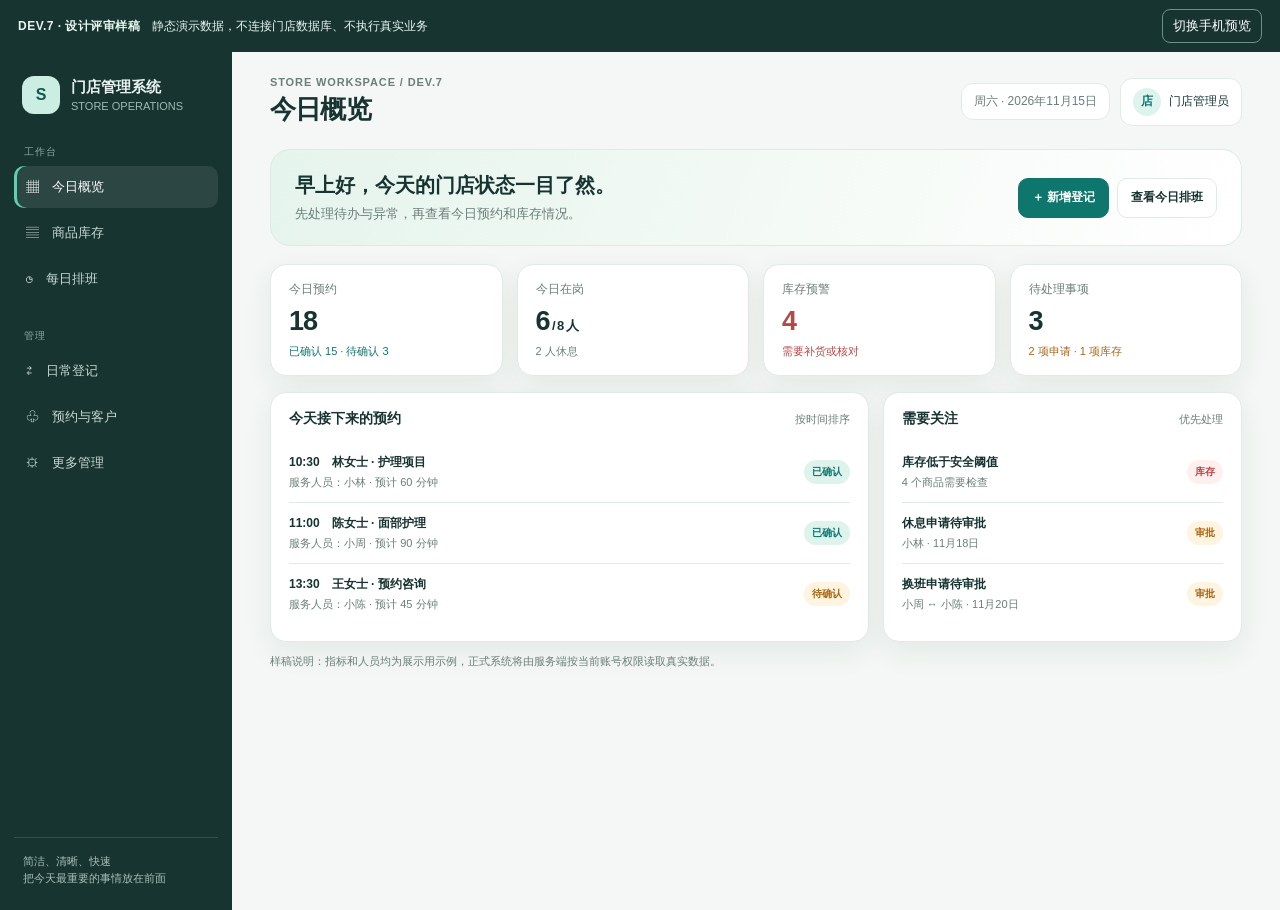
<file: design_preview/dev7_representative_pages.html>
<!doctype html>
<html lang="zh-CN">
<head>
<meta charset="utf-8"><meta name="viewport" content="width=device-width, initial-scale=1, viewport-fit=cover">
<title>StoreInventory dev.7 双端代表页面样稿</title>
<style>
:root{--ink:#173431;--muted:#6b7e79;--bg:#f4f7f5;--paper:#fff;--line:#e2eae5;--teal:#0f766e;--teal2:#dff3ed;--amber:#a76518;--amberbg:#fff4df;--red:#b44747;--redbg:#fff0ef;--shadow:0 10px 30px rgba(22,54,48,.07);--radius:16px;--safe-b:env(safe-area-inset-bottom,0px)}
*{box-sizing:border-box}html,body{margin:0;min-height:100%;background:var(--bg);color:var(--ink);font-family:Inter,-apple-system,BlinkMacSystemFont,"Segoe UI","PingFang SC","Microsoft YaHei",sans-serif}body{overflow-x:hidden}.sample-banner{background:#173431;color:#e7f6f0;padding:9px 18px;font-size:12px;display:flex;justify-content:space-between;gap:12px;align-items:center}.sample-banner strong{letter-spacing:.04em}.sample-banner button{border:1px solid #6c9288;background:transparent;color:#fff;border-radius:8px;padding:7px 10px;cursor:pointer}.app-shell{display:grid;grid-template-columns:232px minmax(0,1fr);min-height:calc(100dvh - 42px)}
.sidebar{background:var(--ink);color:#e8f3ef;padding:22px 14px;display:flex;flex-direction:column;gap:22px;position:sticky;top:0;height:calc(100dvh - 42px)}.brand{display:flex;gap:11px;align-items:center;padding:2px 8px}.brand-mark{width:38px;height:38px;border-radius:12px;background:#cceee2;color:#14574e;display:grid;place-items:center;font-weight:900}.brand h2{font-size:15px;margin:0}.brand p{margin:3px 0 0;color:#9ebbb1;font-size:11px}.nav-label{font-size:10px;color:#8eaaa0;letter-spacing:.12em;padding:0 10px;margin:7px 0}.nav{display:grid;gap:4px}.nav button{border:0;background:transparent;color:#c7d9d2;text-align:left;padding:11px 12px;border-radius:10px;font-size:13px;cursor:pointer;min-height:42px}.nav button.active,.nav button:hover{background:#ffffff17;color:#fff}.nav button.active{box-shadow:inset 3px 0 #5fd0b2}.sidebar-foot{margin-top:auto;border-top:1px solid #ffffff20;padding:15px 9px 0;color:#a9c0b8;font-size:11px;line-height:1.6}
.main{min-width:0;padding:24px clamp(16px,3vw,38px) 34px;max-width:1600px;width:100%;margin:0 auto}.topbar{display:flex;align-items:center;justify-content:space-between;gap:16px;margin-bottom:22px}.eyebrow{font-size:11px;color:var(--muted);font-weight:700;letter-spacing:.08em}.topbar h1{font-size:26px;letter-spacing:-.03em;margin:4px 0 0}.top-meta{display:flex;gap:10px;align-items:center}.date-chip,.user-chip{background:var(--paper);border:1px solid var(--line);border-radius:12px;padding:9px 12px;font-size:12px;color:var(--muted)}.user-chip{display:flex;gap:8px;align-items:center;color:var(--ink)}.avatar{width:28px;height:28px;border-radius:50%;background:#dff3ed;display:grid;place-items:center;color:var(--teal);font-weight:800}
.page{display:none;min-width:0}.page.active{display:block}.hero{display:flex;align-items:center;justify-content:space-between;gap:18px;padding:22px 24px;background:linear-gradient(110deg,#e5f4ed,#f7fbf8 65%,#fff);border:1px solid #dcebe3;border-radius:20px;margin-bottom:18px}.hero h2{font-size:20px;margin:0 0 6px}.hero p{font-size:13px;color:var(--muted);margin:0}.hero-actions{display:flex;gap:8px;flex-wrap:wrap}.btn{border:1px solid var(--line);background:#fff;color:var(--ink);padding:10px 13px;border-radius:10px;font-weight:700;font-size:12px;min-height:40px;cursor:pointer}.btn.primary{background:var(--teal);border-color:var(--teal);color:#fff}.btn.ghost{background:transparent}.grid{display:grid;gap:14px}.metrics{grid-template-columns:repeat(4,minmax(0,1fr));margin-bottom:16px}.metric,.panel{background:var(--paper);border:1px solid var(--line);border-radius:var(--radius);box-shadow:var(--shadow);min-width:0}.metric{padding:16px 18px}.metric .label{font-size:12px;color:var(--muted)}.metric strong{display:block;font-size:27px;letter-spacing:-.04em;margin:8px 0 4px}.metric small{font-size:11px;color:var(--muted)}.up{color:var(--teal)!important}.warn{color:var(--amber)!important}.danger{color:var(--red)!important}.two-col{grid-template-columns:minmax(0,1.25fr) minmax(280px,.75fr)}.panel{padding:17px 18px}.panel-head{display:flex;align-items:center;justify-content:space-between;gap:10px;margin-bottom:14px}.panel-head h3{margin:0;font-size:14px}.panel-head span{font-size:11px;color:var(--muted)}.list{display:grid;gap:0}.list-row{display:flex;justify-content:space-between;align-items:center;gap:12px;padding:12px 0;border-top:1px solid var(--line);min-width:0}.list-row:first-child{border-top:0}.list-main{min-width:0}.list-main strong{display:block;font-size:12px}.list-main small{display:block;color:var(--muted);font-size:11px;margin-top:4px}.tag{display:inline-flex;align-items:center;gap:5px;padding:5px 8px;border-radius:99px;background:var(--teal2);color:var(--teal);font-size:10px;font-weight:800;white-space:nowrap}.tag.warn{background:var(--amberbg);color:var(--amber)!important}.tag.red{background:var(--redbg);color:var(--red)!important}
.toolbar{display:flex;justify-content:space-between;align-items:center;gap:12px;margin-bottom:14px;flex-wrap:wrap}.toolbar h2{margin:0;font-size:19px}.toolbar p{margin:4px 0 0;color:var(--muted);font-size:12px}.filters{display:flex;gap:8px;align-items:center;flex-wrap:wrap}.input,.select{min-height:42px;border:1px solid var(--line);border-radius:10px;background:#fff;padding:0 12px;color:var(--ink);font-size:12px;min-width:0}.input{width:min(290px,100%)}.table-wrap{border:1px solid var(--line);border-radius:14px;overflow:auto;background:#fff;max-height:calc(100dvh - 260px);min-width:0}.table{width:100%;border-collapse:separate;border-spacing:0;table-layout:fixed;font-size:12px}.table th{position:sticky;top:0;z-index:2;background:#f5f8f6;color:var(--muted);text-align:left;font-size:11px;font-weight:700;padding:13px 14px;border-bottom:1px solid var(--line)}.table td{padding:13px 14px;border-bottom:1px solid #edf1ee;overflow-wrap:anywhere}.table tr:last-child td{border-bottom:0}.table th:nth-child(1){width:15%}.table th:nth-child(2){width:28%}.table th:nth-child(3){width:15%}.table th:nth-child(4){width:14%}.table th:nth-child(5){width:14%}.table th:nth-child(6){width:14%}.table td strong{font-size:12px}.table td small{display:block;color:var(--muted);margin-top:3px;font-size:10px}.stock-low{color:var(--red);font-weight:800}.bottom-action{position:sticky;bottom:0;z-index:4;background:rgba(255,255,255,.96);backdrop-filter:blur(10px);border:1px solid var(--line);border-radius:0 0 14px 14px;padding:11px 14px;display:flex;justify-content:space-between;align-items:center;gap:12px}.bottom-action small{color:var(--muted);font-size:11px}
.product-cards,.agenda-mobile,.bottom-nav{display:none}.schedule-toolbar{display:flex;justify-content:space-between;gap:12px;align-items:center;flex-wrap:wrap;margin-bottom:14px}.date-switch{display:flex;gap:7px;align-items:center}.date-switch strong{font-size:15px}.schedule-board{display:grid;grid-template-columns:170px minmax(0,1fr);border:1px solid var(--line);border-radius:16px;overflow:hidden;background:#fff}.staff-col,.timeline-col{min-width:0}.staff-head,.time-head{height:48px;display:flex;align-items:center;padding:0 14px;background:#f5f8f6;border-bottom:1px solid var(--line);font-size:11px;font-weight:800;color:var(--muted)}.staff-row{height:94px;padding:14px;border-bottom:1px solid var(--line);display:flex;align-items:flex-start;gap:9px}.staff-dot{width:9px;height:9px;border-radius:50%;background:#4caa93;margin-top:4px;flex:none}.staff-row strong{font-size:12px;display:block}.staff-row small{font-size:10px;color:var(--muted)}.time-head{display:grid;grid-template-columns:repeat(6,minmax(0,1fr));padding:0}.time-head span{text-align:center}.time-row{height:94px;border-bottom:1px solid var(--line);display:grid;grid-template-columns:repeat(6,minmax(0,1fr));position:relative}.time-cell{border-left:1px solid #edf1ee}.booking{align-self:center;margin:0 4px;padding:8px 9px;border-radius:9px;background:#e4f3ed;border-left:3px solid #2b967e;min-width:0;z-index:1}.booking strong{font-size:11px;display:block;overflow:hidden;text-overflow:ellipsis;white-space:nowrap}.booking small{font-size:10px;color:#58766e;display:block;margin-top:3px}.booking.alt{background:#fff2df;border-color:#d99a43}.agenda-card{background:#fff;border:1px solid var(--line);border-radius:13px;padding:13px;margin-bottom:9px;display:grid;grid-template-columns:56px minmax(0,1fr);gap:10px}.agenda-time{font-weight:800;color:var(--teal);font-size:12px}.agenda-card strong{font-size:12px}.agenda-card small{display:block;color:var(--muted);font-size:11px;margin-top:4px}
.bottom-nav{position:fixed;left:0;right:0;bottom:0;z-index:20;padding:7px 6px calc(7px + var(--safe-b));background:rgba(255,255,255,.97);backdrop-filter:blur(14px);border-top:1px solid var(--line);grid-template-columns:repeat(5,minmax(0,1fr));gap:3px}.bottom-nav button{border:0;background:transparent;color:var(--muted);min-width:0;min-height:48px;border-radius:10px;font-size:10px;display:grid;place-items:center;gap:2px}.bottom-nav button span{font-size:17px}.bottom-nav button.active{background:var(--teal2);color:var(--teal);font-weight:800}.toast{position:fixed;left:50%;bottom:24px;transform:translateX(-50%);background:#173431;color:#fff;padding:10px 14px;border-radius:10px;font-size:12px;z-index:50;display:none;max-width:calc(100vw - 24px)}.toast.show{display:block}.page-note{color:var(--muted);font-size:11px;margin:12px 0 0}
@media(max-width:900px){.app-shell{grid-template-columns:196px minmax(0,1fr)}.metrics{grid-template-columns:repeat(2,minmax(0,1fr))}.two-col{grid-template-columns:minmax(0,1fr)}.main{padding:20px 18px}}
@media(max-width:700px){.app-shell{display:block;min-height:calc(100dvh - 42px)}.sidebar{display:none}.main{padding:14px 13px calc(86px + var(--safe-b));}.topbar{position:sticky;top:0;z-index:10;background:rgba(244,247,245,.94);backdrop-filter:blur(10px);padding:8px 0 12px;margin:-4px 0 14px}.topbar h1{font-size:21px}.date-chip{display:none}.user-chip{padding:6px 8px}.avatar{width:25px;height:25px}.hero{display:block;padding:17px;border-radius:16px}.hero h2{font-size:18px}.hero-actions{margin-top:14px}.hero-actions .btn{flex:1}.metrics{gap:9px;margin-bottom:10px}.metric{padding:13px}.metric strong{font-size:23px;margin:5px 0}.metric .label{font-size:11px}.metric small{font-size:10px}.two-col{gap:10px}.panel{padding:14px}.panel-head{margin-bottom:9px}.list-row{padding:10px 0}.toolbar{align-items:stretch}.toolbar>div:first-child{width:100%}.toolbar h2{font-size:18px}.filters{display:grid;grid-template-columns:minmax(0,1fr) auto;width:100%}.input{width:100%}.table-wrap,.desktop-only{display:none!important}.product-cards{display:grid;gap:9px}.product-card{background:#fff;border:1px solid var(--line);border-radius:13px;padding:13px;display:grid;grid-template-columns:minmax(0,1fr) auto;gap:8px;min-width:0}.product-card strong{font-size:13px}.product-card small{display:block;color:var(--muted);font-size:10px;margin-top:4px;overflow-wrap:anywhere}.product-card .stock{align-self:center;text-align:right;font-weight:800;font-size:14px}.product-card .subline{grid-column:1/-1;display:flex;justify-content:space-between;gap:8px;color:var(--muted);font-size:10px}.bottom-action{position:fixed;left:9px;right:9px;bottom:calc(66px + var(--safe-b));z-index:15;border-radius:13px;box-shadow:0 7px 24px #17343120}.bottom-action small{max-width:55%;line-height:1.35}.schedule-board{display:none}.agenda-mobile{display:block}.schedule-toolbar{position:sticky;top:57px;z-index:8;background:rgba(244,247,245,.96);padding:8px 0}.date-switch{width:100%;justify-content:space-between}.bottom-nav{display:grid}.toast{bottom:calc(128px + var(--safe-b))}.page-note{margin-bottom:6px}}
body.preview-mobile{background:#e8eeea}body.preview-mobile .app-shell{display:block;width:min(390px,calc(100vw - 24px));height:min(844px,calc(100dvh - 84px));min-height:0;margin:18px auto;border:7px solid #173431;border-radius:28px;overflow:auto;background:var(--bg);box-shadow:0 20px 55px #142e2926}body.preview-mobile .sidebar{display:none}body.preview-mobile .main{padding:14px 13px calc(86px + var(--safe-b))}body.preview-mobile .topbar{position:sticky;top:0;z-index:10;background:rgba(244,247,245,.94);padding:8px 0 12px;margin:-4px 0 14px}body.preview-mobile .topbar h1{font-size:21px}body.preview-mobile .date-chip{display:none}body.preview-mobile .metrics{grid-template-columns:repeat(2,minmax(0,1fr))}body.preview-mobile .two-col{grid-template-columns:minmax(0,1fr)}body.preview-mobile .table-wrap,body.preview-mobile .desktop-only{display:none!important}body.preview-mobile .product-cards,body.preview-mobile .agenda-mobile{display:grid}body.preview-mobile .schedule-board{display:none}body.preview-mobile .bottom-nav{display:grid;position:sticky;bottom:0}body.preview-mobile .bottom-action{position:sticky;bottom:72px}body.preview-mobile .toast{bottom:135px}body.preview-mobile .hero{display:block}body.preview-mobile .hero-actions{margin-top:14px}body.preview-mobile .filters{display:grid;grid-template-columns:minmax(0,1fr) auto;width:100%}body.preview-mobile .toolbar>div:first-child{width:100%}body.preview-mobile .toolbar{align-items:stretch}body.preview-mobile .schedule-toolbar{position:sticky;top:57px;background:var(--bg);z-index:8}
@media(prefers-reduced-motion:no-preference){button{transition:background-color .15s ease,border-color .15s ease,transform .15s ease}button:active{transform:scale(.985)}}
</style></head>
<body>
<div class="sample-banner"><div><strong>DEV.7 · 设计评审样稿</strong>　静态演示数据，不连接门店数据库、不执行真实业务</div><button id="deviceToggle" type="button">切换手机预览</button></div>
<div class="app-shell" id="appShell">
<aside class="sidebar"><div class="brand"><div class="brand-mark">S</div><div><h2>门店管理系统</h2><p>STORE OPERATIONS</p></div></div><div><div class="nav-label">工作台</div><nav class="nav"><button class="active" data-page="home">▦　今日概览</button><button data-page="inventory">▤　商品库存</button><button data-page="schedule">◷　每日排班</button></nav></div><div><div class="nav-label">管理</div><nav class="nav"><button data-page="inventory">⇄　日常登记</button><button data-page="schedule">♧　预约与客户</button><button data-page="home">⚙　更多管理</button></nav></div><div class="sidebar-foot">简洁、清晰、快速<br>把今天最重要的事情放在前面</div></aside>
<main class="main">
<header class="topbar"><div><div class="eyebrow">STORE WORKSPACE / DEV.7</div><h1 id="pageTitle">今日概览</h1></div><div class="top-meta"><div class="date-chip">周六 · 2026年11月15日</div><div class="user-chip"><span class="avatar">店</span><span>门店管理员</span></div></div></header>
<section class="page active" id="page-home">
<div class="hero"><div><h2>早上好，今天的门店状态一目了然。</h2><p>先处理待办与异常，再查看今日预约和库存情况。</p></div><div class="hero-actions"><button class="btn primary sample-action">＋ 新增登记</button><button class="btn sample-action">查看今日排班</button></div></div>
<div class="grid metrics"><div class="metric"><div class="label">今日预约</div><strong>18</strong><small class="up">已确认 15 · 待确认 3</small></div><div class="metric"><div class="label">今日在岗</div><strong>6<span style="font-size:13px"> / 8 人</span></strong><small>2 人休息</small></div><div class="metric"><div class="label">库存预警</div><strong class="danger">4</strong><small class="danger">需要补货或核对</small></div><div class="metric"><div class="label">待处理事项</div><strong>3</strong><small class="warn">2 项申请 · 1 项库存</small></div></div>
<div class="grid two-col"><section class="panel"><div class="panel-head"><h3>今天接下来的预约</h3><span>按时间排序</span></div><div class="list"><div class="list-row"><div class="list-main"><strong>10:30　林女士 · 护理项目</strong><small>服务人员：小林 · 预计 60 分钟</small></div><span class="tag">已确认</span></div><div class="list-row"><div class="list-main"><strong>11:00　陈女士 · 面部护理</strong><small>服务人员：小周 · 预计 90 分钟</small></div><span class="tag">已确认</span></div><div class="list-row"><div class="list-main"><strong>13:30　王女士 · 预约咨询</strong><small>服务人员：小陈 · 预计 45 分钟</small></div><span class="tag warn">待确认</span></div></div></section><section class="panel"><div class="panel-head"><h3>需要关注</h3><span>优先处理</span></div><div class="list"><div class="list-row"><div class="list-main"><strong>库存低于安全阈值</strong><small>4 个商品需要检查</small></div><span class="tag red">库存</span></div><div class="list-row"><div class="list-main"><strong>休息申请待审批</strong><small>小林 · 11月18日</small></div><span class="tag warn">审批</span></div><div class="list-row"><div class="list-main"><strong>换班申请待审批</strong><small>小周 ↔ 小陈 · 11月20日</small></div><span class="tag warn">审批</span></div></div></section></div>
<p class="page-note">样稿说明：指标和人员均为展示用示例，正式系统将由服务端按当前账号权限读取真实数据。</p>
</section>
<section class="page" id="page-inventory">
<div class="toolbar"><div><h2>商品库存</h2><p>先看商品、余量和存放位置，常用操作放在手边。</p></div><div class="filters"><input class="input" id="productSearch" placeholder="搜索名称、编号或条码" aria-label="搜索商品"><button class="btn primary sample-action">＋ 新增商品</button></div></div>
<div class="table-wrap"><table class="table"><thead><tr><th>商品编号</th><th>商品名称</th><th>存放位置</th><th>当前库存</th><th>安全阈值</th><th>状态</th></tr></thead><tbody id="productRows"><tr><td>SP001</td><td><strong>修护精华</strong><small>条码：690000000001</small></td><td>1区 · A-02</td><td>12 瓶</td><td>5 瓶</td><td><span class="tag">正常</span></td></tr><tr><td>SP008</td><td><strong>清洁凝胶</strong><small>条码：690000000008</small></td><td>1区 · B-01</td><td class="stock-low">2 瓶</td><td>5 瓶</td><td><span class="tag red">库存偏低</span></td></tr><tr><td>SP021</td><td><strong>舒缓面膜</strong><small>条码：690000000021</small></td><td>2区 · C-03</td><td>24 片</td><td>10 片</td><td><span class="tag">正常</span></td></tr><tr><td>SP053</td><td><strong>保湿乳</strong><small>条码：690000000053</small></td><td>2区 · A-04</td><td class="stock-low">3 瓶</td><td>6 瓶</td><td><span class="tag red">库存偏低</span></td></tr></tbody></table></div>
<div class="product-cards" id="productCards"><article class="product-card" data-search="sp001 修护精华 690000000001"><div><strong>修护精华</strong><small>SP001 · 条码 690000000001</small></div><div class="stock">12 瓶</div><div class="subline"><span>位置：1区 · A-02</span><span class="tag">正常</span></div></article><article class="product-card" data-search="sp008 清洁凝胶 690000000008"><div><strong>清洁凝胶</strong><small>SP008 · 条码 690000000008</small></div><div class="stock stock-low">2 瓶</div><div class="subline"><span>位置：1区 · B-01</span><span class="tag red">库存偏低</span></div></article><article class="product-card" data-search="sp021 舒缓面膜 690000000021"><div><strong>舒缓面膜</strong><small>SP021 · 条码 690000000021</small></div><div class="stock">24 片</div><div class="subline"><span>位置：2区 · C-03</span><span class="tag">正常</span></div></article><article class="product-card" data-search="sp053 保湿乳 690000000053"><div><strong>保湿乳</strong><small>SP053 · 条码 690000000053</small></div><div class="stock stock-low">3 瓶</div><div class="subline"><span>位置：2区 · A-04</span><span class="tag red">库存偏低</span></div></article></div>
<div class="bottom-action"><small>已显示 4 条样稿商品 · 正式版将支持筛选、分页与权限过滤</small><button class="btn primary sample-action">登记库存变动</button></div>
</section>
<section class="page" id="page-schedule">
<div class="schedule-toolbar"><div><div class="eyebrow">SCHEDULE / TODAY</div><h2 style="font-size:19px;margin:4px 0 0">每日排班</h2></div><div class="date-switch"><button class="btn">‹ 前一天</button><strong>11月15日 · 周六</strong><button class="btn">后一天 ›</button></div></div>
<div class="schedule-board"><div class="staff-col"><div class="staff-head">服务人员</div><div class="staff-row"><span class="staff-dot"></span><div><strong>小林</strong><small>09:00–18:00 · 在岗</small></div></div><div class="staff-row"><span class="staff-dot" style="background:#d99a43"></span><div><strong>小周</strong><small>10:00–19:00 · 在岗</small></div></div><div class="staff-row"><span class="staff-dot"></span><div><strong>小陈</strong><small>09:30–18:30 · 在岗</small></div></div></div><div class="timeline-col"><div class="time-head"><span>09:00</span><span>10:00</span><span>11:00</span><span>12:00</span><span>13:00</span><span>14:00</span></div><div class="time-row"><div class="time-cell"></div><div class="time-cell"></div><div class="time-cell"></div><div class="time-cell"></div><div class="time-cell"></div><div class="time-cell"></div><div class="booking" style="grid-column:2/4"><strong>林女士 · 护理</strong><small>10:30–11:30</small></div></div><div class="time-row"><div class="time-cell"></div><div class="time-cell"></div><div class="time-cell"></div><div class="time-cell"></div><div class="time-cell"></div><div class="time-cell"></div><div class="booking alt" style="grid-column:3/5"><strong>陈女士 · 面护</strong><small>11:00–12:30</small></div></div><div class="time-row"><div class="time-cell"></div><div class="time-cell"></div><div class="time-cell"></div><div class="time-cell"></div><div class="time-cell"></div><div class="time-cell"></div><div class="booking" style="grid-column:5/7"><strong>王女士 · 咨询</strong><small>13:30–14:15</small></div></div></div></div>
<div class="agenda-mobile"><article class="agenda-card"><div class="agenda-time">10:30</div><div><strong>林女士 · 护理项目</strong><small>小林 · 预计 60 分钟 · 已确认</small></div></article><article class="agenda-card"><div class="agenda-time">11:00</div><div><strong>陈女士 · 面部护理</strong><small>小周 · 预计 90 分钟 · 已确认</small></div></article><article class="agenda-card"><div class="agenda-time">13:30</div><div><strong>王女士 · 预约咨询</strong><small>小陈 · 预计 45 分钟 · 待确认</small></div></article></div>
<div class="bottom-action"><small>今日 18 个预约 · 3 位人员示例视图</small><button class="btn primary sample-action">＋ 新增预约</button></div>
</section>
</main>
<nav class="bottom-nav" aria-label="手机高频导航"><button class="active" data-page="home"><span>▦</span>首页</button><button data-page="inventory"><span>⇄</span>登记</button><button data-page="inventory"><span>▤</span>商品</button><button data-page="schedule"><span>◷</span>排班</button><button data-page="home"><span>•••</span>更多</button></nav>
</div><div class="toast" id="toast" role="status" aria-live="polite"></div>
<script>
const titles={home:'今日概览',inventory:'商品库存',schedule:'每日排班'};
function showPage(page){document.querySelectorAll('.page').forEach(x=>x.classList.toggle('active',x.id==='page-'+page));document.querySelectorAll('[data-page]').forEach(x=>x.classList.toggle('active',x.dataset.page===page));document.getElementById('pageTitle').textContent=titles[page]||'今日概览';window.scrollTo({top:0,behavior:'instant'});}
document.querySelectorAll('[data-page]').forEach(x=>x.addEventListener('click',()=>showPage(x.dataset.page)));
function toast(msg){const t=document.getElementById('toast');t.textContent=msg;t.classList.add('show');setTimeout(()=>t.classList.remove('show'),2400)}
document.querySelectorAll('.sample-action').forEach(x=>x.addEventListener('click',()=>toast('这是设计样稿，不会写入真实业务数据。')));
document.getElementById('deviceToggle').addEventListener('click',e=>{document.body.classList.toggle('preview-mobile');e.currentTarget.textContent=document.body.classList.contains('preview-mobile')?'退出手机预览':'切换手机预览';});
document.getElementById('productSearch').addEventListener('input',e=>{const q=e.target.value.trim().toLowerCase();document.querySelectorAll('.product-card').forEach(x=>x.hidden=!x.dataset.search.includes(q));document.querySelectorAll('#productRows tr').forEach(x=>x.hidden=!x.textContent.toLowerCase().includes(q));});
</script></body></html>
</file>
